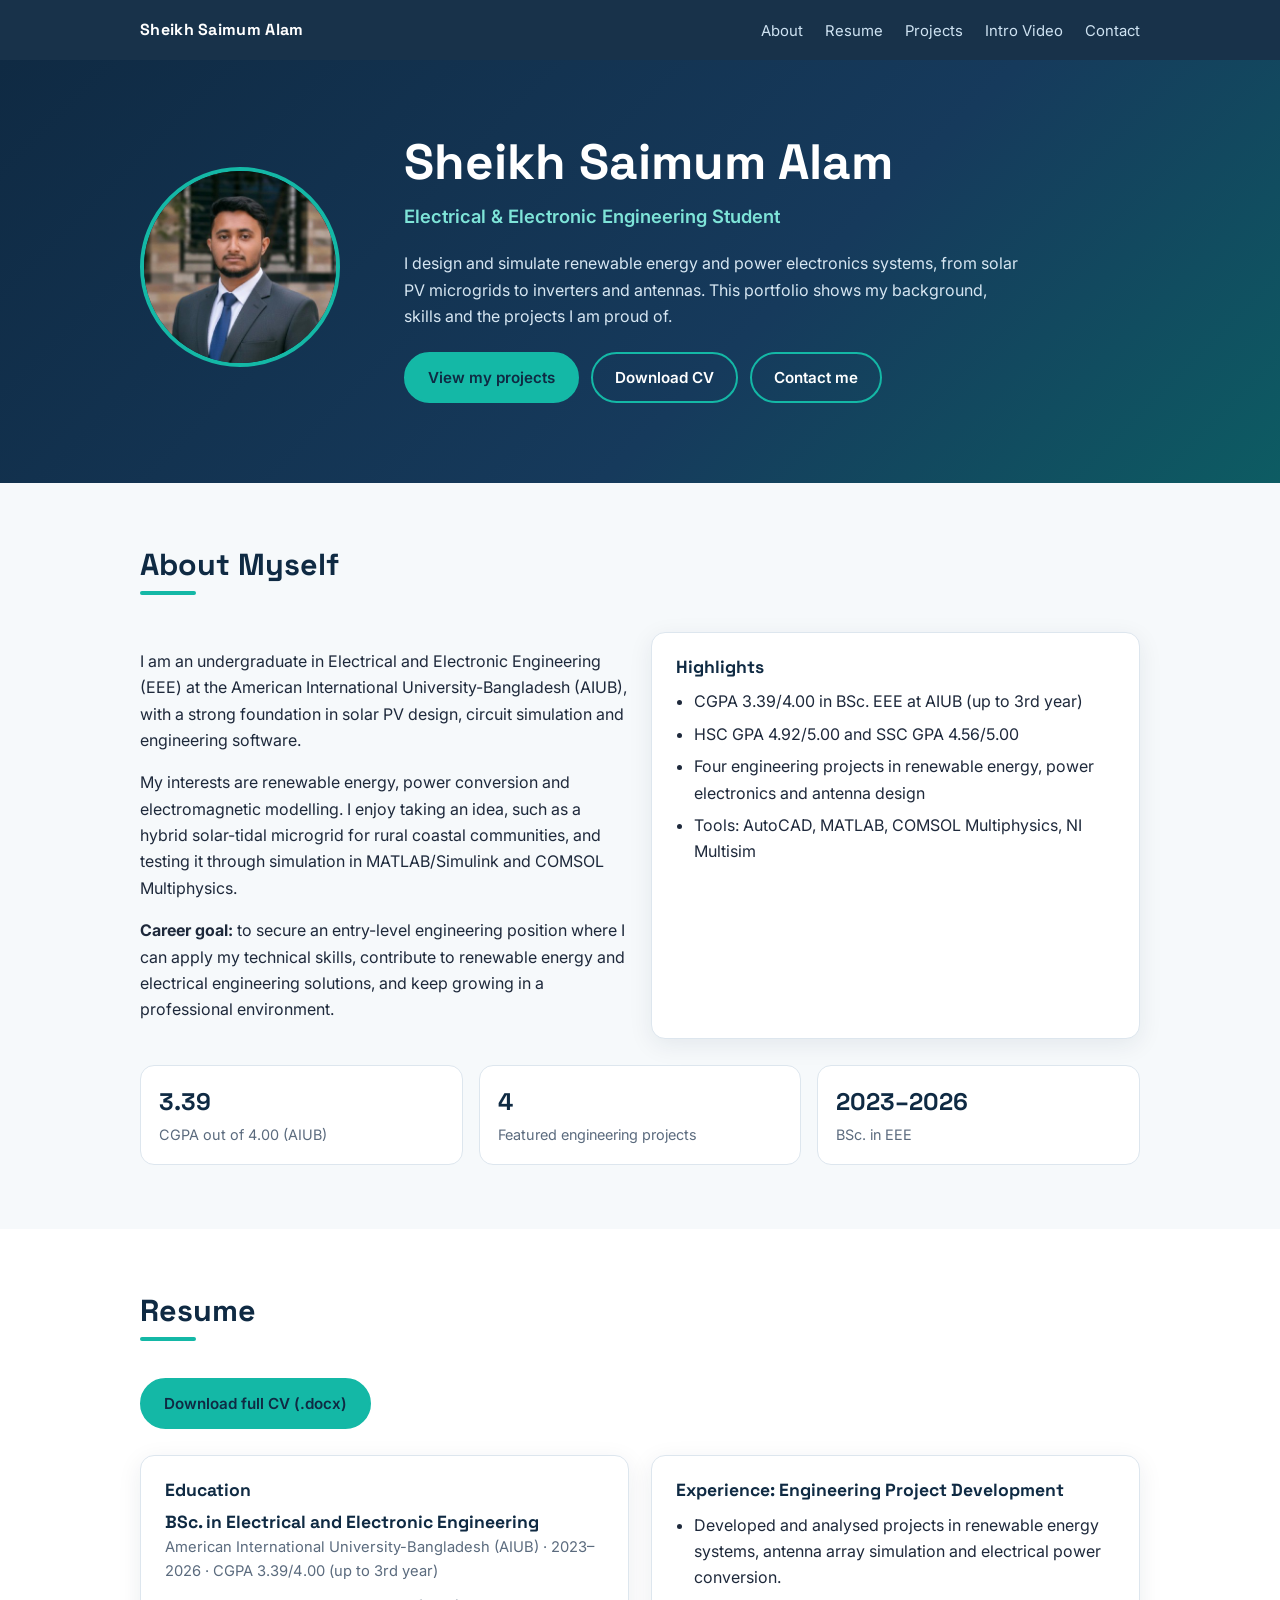
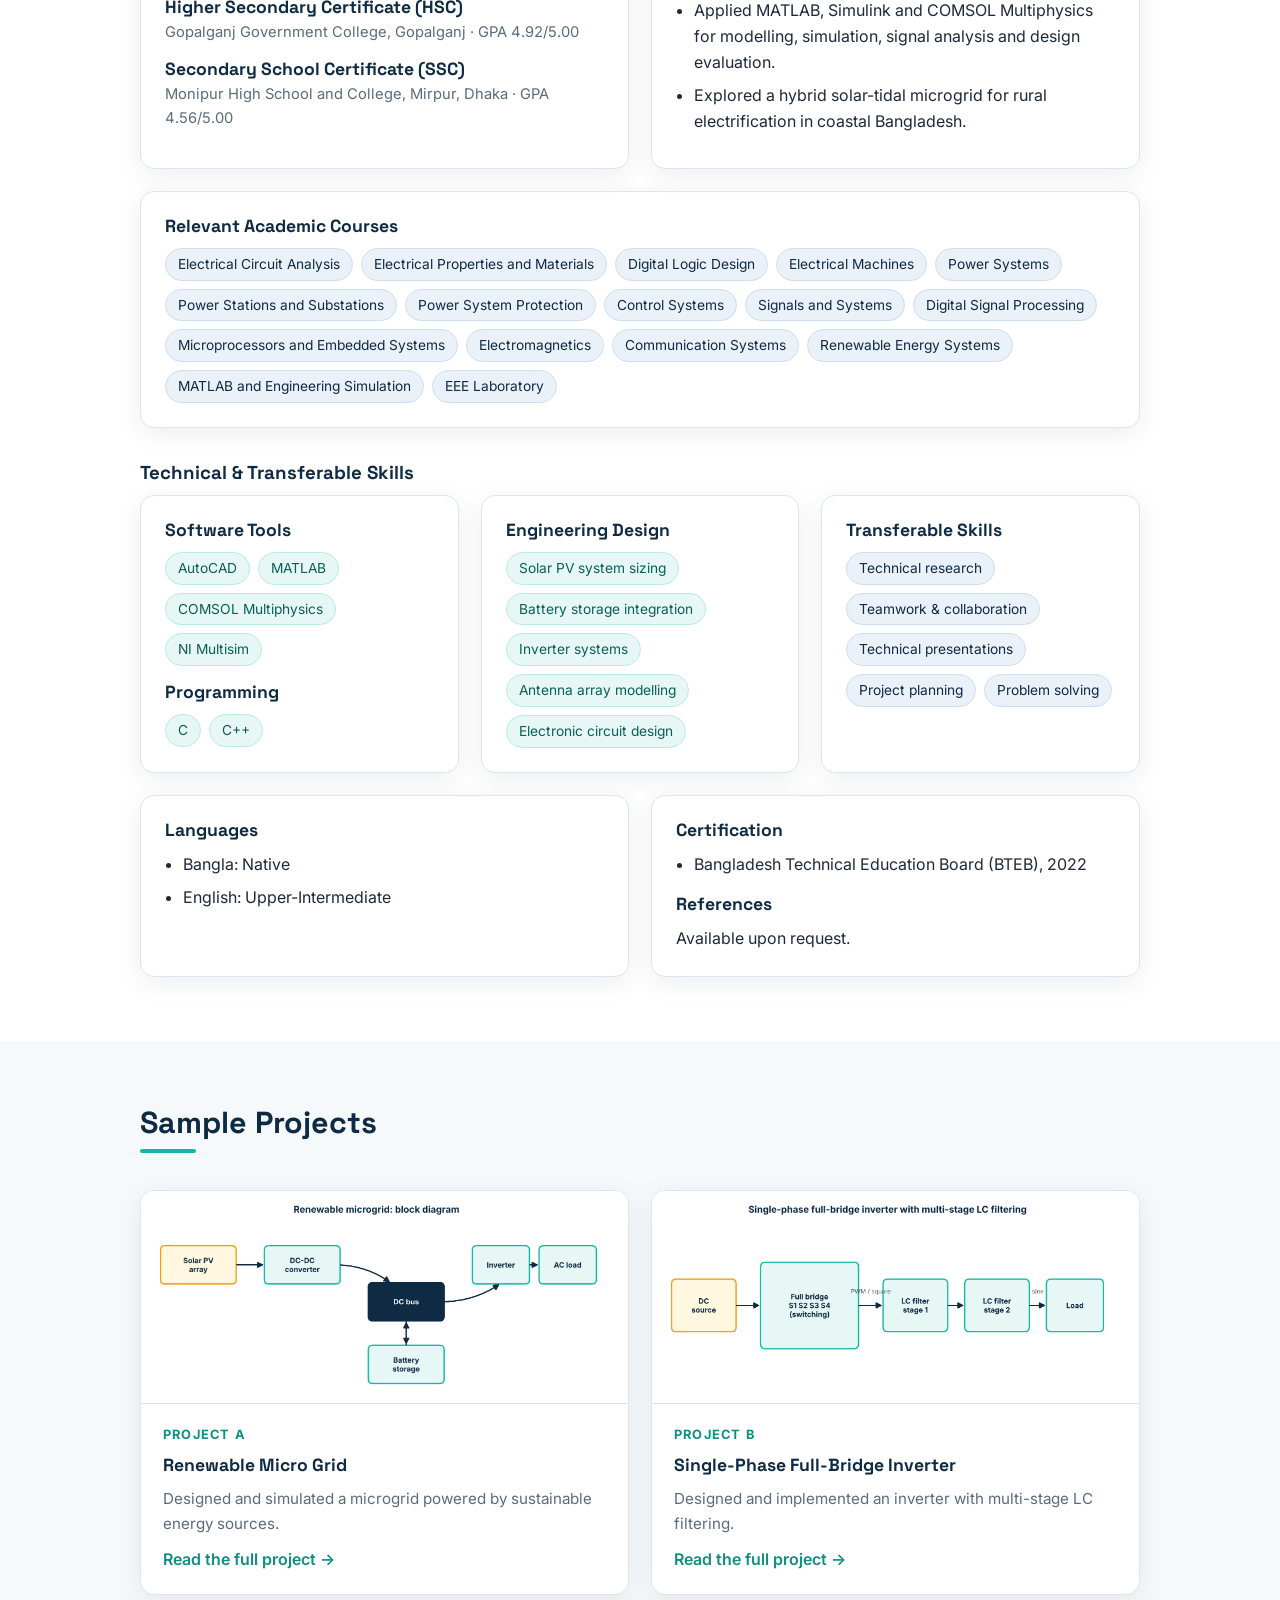
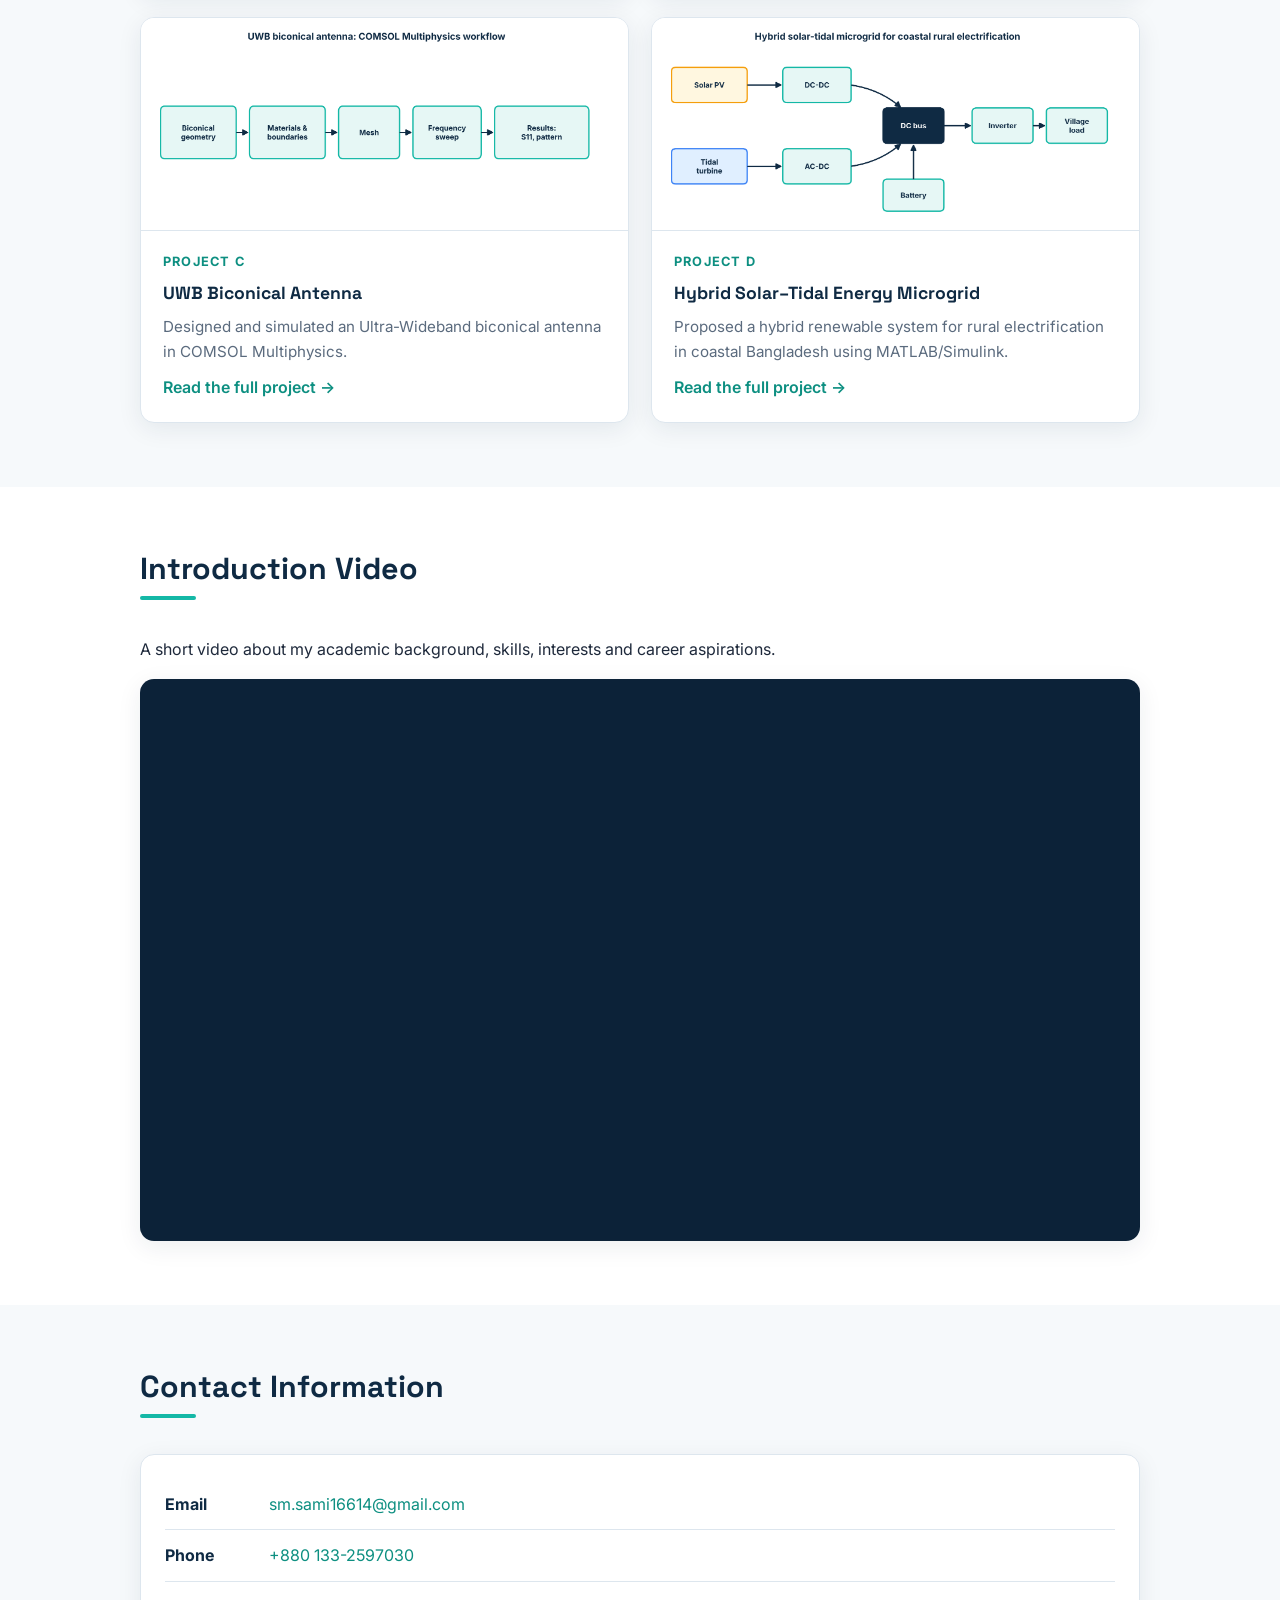
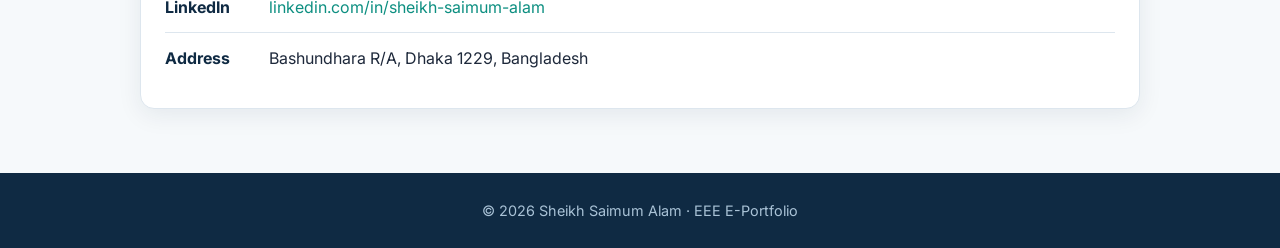
<file: index.html>
<!DOCTYPE html>
<html lang="en">
<head>
  <meta charset="utf-8">
  <meta name="viewport" content="width=device-width, initial-scale=1">
  <title>Sheikh Saimum Alam | EEE E-Portfolio</title>
  <meta name="description" content="E-portfolio of Sheikh Saimum Alam, Electrical and Electronic Engineering student at AIUB: renewable energy, power electronics and simulation.">
  <link rel="preconnect" href="https://fonts.googleapis.com">
  <link rel="preconnect" href="https://fonts.gstatic.com" crossorigin>
  <link href="https://fonts.googleapis.com/css2?family=Inter:wght@400;500;600&family=Space+Grotesk:wght@500;700&display=swap" rel="stylesheet">
  <link rel="stylesheet" href="assets/css/style.css">
</head>
<body>

<header class="nav">
  <div class="wrap">
    <a class="brand" href="#home">Sheikh Saimum Alam</a>
    <button class="menu-btn" aria-label="Menu">&#9776;</button>
    <ul>
      <li><a href="#about">About</a></li>
      <li><a href="#resume">Resume</a></li>
      <li><a href="#projects">Projects</a></li>
      <li><a href="#video">Intro Video</a></li>
      <li><a href="#contact">Contact</a></li>
    </ul>
  </div>
</header>

<!-- 1. HOMEPAGE -->
<section class="hero" id="home">
  <div class="wrap">
    <div class="avatar" aria-label="Profile picture">
      SA
      <!-- Add your photo as assets/img/profile.jpg. It will cover these initials automatically. -->
      <img src="assets/img/profile.jpg" alt="Sheikh Saimum Alam" onerror="this.remove()">
    </div>
    <div>
      <h1>Sheikh Saimum Alam</h1>
      <div class="role">Electrical &amp; Electronic Engineering Student</div>
      <p>I design and simulate renewable energy and power electronics systems, from solar PV microgrids to inverters and antennas. This portfolio shows my background, skills and the projects I am proud of.</p>
      <div class="btns">
        <a class="btn primary" href="#projects">View my projects</a>
        <a class="btn ghost" href="assets/Sami_CV.docx" download>Download CV</a>
        <a class="btn ghost" href="#contact">Contact me</a>
      </div>
    </div>
  </div>
</section>

<!-- ABOUT -->
<section id="about">
  <div class="wrap">
    <h2 class="sec-title">About Myself</h2>
    <div class="grid-2">
      <div>
        <p>I am an undergraduate in Electrical and Electronic Engineering (EEE) at the American International University-Bangladesh (AIUB), with a strong foundation in solar PV design, circuit simulation and engineering software.</p>
        <p>My interests are renewable energy, power conversion and electromagnetic modelling. I enjoy taking an idea, such as a hybrid solar-tidal microgrid for rural coastal communities, and testing it through simulation in MATLAB/Simulink and COMSOL Multiphysics.</p>
        <p><b>Career goal:</b> to secure an entry-level engineering position where I can apply my technical skills, contribute to renewable energy and electrical engineering solutions, and keep growing in a professional environment.</p>
      </div>
      <div class="card">
        <h3>Highlights</h3>
        <ul class="plain">
          <li>CGPA 3.39/4.00 in BSc. EEE at AIUB (up to 3rd year)</li>
          <li>HSC GPA 4.92/5.00 and SSC GPA 4.56/5.00</li>
          <li>Four engineering projects in renewable energy, power electronics and antenna design</li>
          <li>Tools: AutoCAD, MATLAB, COMSOL Multiphysics, NI Multisim</li>
        </ul>
      </div>
    </div>
    <div class="facts">
      <div class="fact"><b>3.39</b><span>CGPA out of 4.00 (AIUB)</span></div>
      <div class="fact"><b>4</b><span>Featured engineering projects</span></div>
      <div class="fact"><b>2023&ndash;2026</b><span>BSc. in EEE</span></div>
    </div>
  </div>
</section>

<!-- 2. RESUME -->
<section class="alt" id="resume">
  <div class="wrap">
    <h2 class="sec-title">Resume</h2>
    <p><a class="btn primary" href="assets/Sami_CV.docx" download>Download full CV (.docx)</a></p>

    <div class="grid-2" style="margin-top:26px">
      <div class="card">
        <h3>Education</h3>
        <div class="edu-item">
          <h3>BSc. in Electrical and Electronic Engineering</h3>
          <div class="sub">American International University-Bangladesh (AIUB) &middot; 2023&ndash;2026 &middot; CGPA 3.39/4.00 (up to 3rd year)</div>
        </div>
        <div class="edu-item">
          <h3>Higher Secondary Certificate (HSC)</h3>
          <div class="sub">Gopalganj Government College, Gopalganj &middot; GPA 4.92/5.00</div>
        </div>
        <div class="edu-item">
          <h3>Secondary School Certificate (SSC)</h3>
          <div class="sub">Monipur High School and College, Mirpur, Dhaka &middot; GPA 4.56/5.00</div>
        </div>
      </div>

      <div class="card">
        <h3>Experience: Engineering Project Development</h3>
        <ul class="plain">
          <li>Developed and analysed projects in renewable energy systems, antenna array simulation and electrical power conversion.</li>
          <li>Applied MATLAB, Simulink and COMSOL Multiphysics for modelling, simulation, signal analysis and design evaluation.</li>
          <li>Explored a hybrid solar-tidal microgrid for rural electrification in coastal Bangladesh.</li>
        </ul>
      </div>
    </div>

    <div class="card" style="margin-top:22px">
      <h3>Relevant Academic Courses</h3>
      <ul class="chips">
        <li class="chip navy">Electrical Circuit Analysis</li>
        <li class="chip navy">Electrical Properties and Materials</li>
        <li class="chip navy">Digital Logic Design</li>
        <li class="chip navy">Electrical Machines</li>
        <li class="chip navy">Power Systems</li>
        <li class="chip navy">Power Stations and Substations</li>
        <li class="chip navy">Power System Protection</li>
        <li class="chip navy">Control Systems</li>
        <li class="chip navy">Signals and Systems</li>
        <li class="chip navy">Digital Signal Processing</li>
        <li class="chip navy">Microprocessors and Embedded Systems</li>
        <li class="chip navy">Electromagnetics</li>
        <li class="chip navy">Communication Systems</li>
        <li class="chip navy">Renewable Energy Systems</li>
        <li class="chip navy">MATLAB and Engineering Simulation</li>
        <li class="chip navy">EEE Laboratory</li>
      </ul>
    </div>

    <h3 style="margin-top:34px">Technical &amp; Transferable Skills</h3>
    <div class="grid-3">
      <div class="card">
        <h3>Software Tools</h3>
        <ul class="chips"><li class="chip">AutoCAD</li><li class="chip">MATLAB</li><li class="chip">COMSOL Multiphysics</li><li class="chip">NI Multisim</li></ul>
        <h3 style="margin-top:16px">Programming</h3>
        <ul class="chips"><li class="chip">C</li><li class="chip">C++</li></ul>
      </div>
      <div class="card">
        <h3>Engineering Design</h3>
        <ul class="chips"><li class="chip">Solar PV system sizing</li><li class="chip">Battery storage integration</li><li class="chip">Inverter systems</li><li class="chip">Antenna array modelling</li><li class="chip">Electronic circuit design</li></ul>
      </div>
      <div class="card">
        <h3>Transferable Skills</h3>
        <ul class="chips"><li class="chip navy">Technical research</li><li class="chip navy">Teamwork &amp; collaboration</li><li class="chip navy">Technical presentations</li><li class="chip navy">Project planning</li><li class="chip navy">Problem solving</li></ul>
      </div>
    </div>

    <div class="grid-2" style="margin-top:22px">
      <div class="card">
        <h3>Languages</h3>
        <ul class="plain"><li>Bangla: Native</li><li>English: Upper-Intermediate</li></ul>
      </div>
      <div class="card">
        <h3>Certification</h3>
        <ul class="plain"><li>Bangladesh Technical Education Board (BTEB), 2022</li></ul>
        <h3 style="margin-top:16px">References</h3>
        <p style="margin:0">Available upon request.</p>
      </div>
    </div>
  </div>
</section>

<!-- 3. PROJECTS -->
<section id="projects">
  <div class="wrap">
    <h2 class="sec-title">Sample Projects</h2>
    <div class="grid-2">
      <article class="card pcard">
        <img src="assets/img/microgrid.png" alt="Renewable microgrid block diagram">
        <div class="body">
          <span class="pnum">Project A</span>
          <h3>Renewable Micro Grid</h3>
          <p>Designed and simulated a microgrid powered by sustainable energy sources.</p>
          <a class="more" href="projects/microgrid.html">Read the full project &rarr;</a>
        </div>
      </article>
      <article class="card pcard">
        <img src="assets/img/inverter.png" alt="Full-bridge inverter block diagram">
        <div class="body">
          <span class="pnum">Project B</span>
          <h3>Single-Phase Full-Bridge Inverter</h3>
          <p>Designed and implemented an inverter with multi-stage LC filtering.</p>
          <a class="more" href="projects/inverter.html">Read the full project &rarr;</a>
        </div>
      </article>
      <article class="card pcard">
        <img src="assets/img/antenna.png" alt="Antenna simulation workflow">
        <div class="body">
          <span class="pnum">Project C</span>
          <h3>UWB Biconical Antenna</h3>
          <p>Designed and simulated an Ultra-Wideband biconical antenna in COMSOL Multiphysics.</p>
          <a class="more" href="projects/antenna.html">Read the full project &rarr;</a>
        </div>
      </article>
      <article class="card pcard">
        <img src="assets/img/solar_tidal.png" alt="Hybrid solar-tidal microgrid block diagram">
        <div class="body">
          <span class="pnum">Project D</span>
          <h3>Hybrid Solar&ndash;Tidal Energy Microgrid</h3>
          <p>Proposed a hybrid renewable system for rural electrification in coastal Bangladesh using MATLAB/Simulink.</p>
          <a class="more" href="projects/solar-tidal.html">Read the full project &rarr;</a>
        </div>
      </article>
    </div>
  </div>
</section>

<!-- 5. INTRO VIDEO -->
<section class="alt" id="video">
  <div class="wrap">
    <h2 class="sec-title">Introduction Video</h2>
    <p>A short video about my academic background, skills, interests and career aspirations.</p>
    <div class="video-box">
      <!-- Option 1: upload your video as assets/video/intro.mp4 (keep it under 100 MB for GitHub). -->
      <iframe src="https://drive.google.com/file/d/1MTRl_6Hl3Qtk7uV56lWF_0Ym_e-bCWjq/preview" title="Introduction video" allow="autoplay" allowfullscreen></iframe>
      <!-- Option 2: delete the <video> block above and use a YouTube embed instead:
      <iframe src="https://www.youtube.com/embed/YOUR_VIDEO_ID" title="Introduction video" allowfullscreen></iframe>
      -->
    </div>
  </div>
</section>

<!-- 4. CONTACT -->
<section id="contact">
  <div class="wrap">
    <h2 class="sec-title">Contact Information</h2>
    <div class="card">
      <ul class="contact-list">
        <li><span class="k">Email</span><a href="mailto:sm.sami16614@gmail.com">sm.sami16614@gmail.com</a></li>
        <li><span class="k">Phone</span><a href="tel:+8801332597030">+880 133-2597030</a></li>
        <li><span class="k">LinkedIn</span><a href="https://linkedin.com/in/sheikh-saimum-alam" target="_blank" rel="noopener">linkedin.com/in/sheikh-saimum-alam</a></li>
        <li><span class="k">Address</span><span>Bashundhara R/A, Dhaka 1229, Bangladesh</span></li>
      </ul>
    </div>
  </div>
</section>

<footer>&copy; <span id="year">2026</span> Sheikh Saimum Alam &middot; EEE E-Portfolio</footer>
<script src="assets/js/main.js"></script>
</body>
</html>
</file>
<file: assets/css/style.css>
:root {
  --navy: #0f2a43;
  --navy-2: #163a5c;
  --teal: #14b8a6;
  --teal-dark: #0d8f81;
  --amber: #f59e0b;
  --bg: #f6f9fb;
  --card: #ffffff;
  --text: #1e293b;
  --muted: #5b6b7e;
  --line: #dde6ee;
  --radius: 14px;
  --shadow: 0 6px 24px rgba(15, 42, 67, 0.08);
}

* { box-sizing: border-box; }
html { scroll-behavior: smooth; }
body {
  margin: 0;
  font-family: "Inter", system-ui, -apple-system, "Segoe UI", sans-serif;
  color: var(--text);
  background: var(--bg);
  line-height: 1.65;
}
h1, h2, h3 { font-family: "Space Grotesk", "Inter", sans-serif; color: var(--navy); line-height: 1.2; margin: 0 0 .6em; }
a { color: var(--teal-dark); text-decoration: none; }
a:hover { text-decoration: underline; }
img { max-width: 100%; display: block; }
.wrap { max-width: 1040px; margin: 0 auto; padding: 0 20px; }

/* nav */
.nav { position: sticky; top: 0; z-index: 20; background: rgba(15, 42, 67, .96); backdrop-filter: blur(6px); }
.nav .wrap { display: flex; align-items: center; justify-content: space-between; height: 60px; }
.nav .brand { color: #fff; font-family: "Space Grotesk", sans-serif; font-weight: 700; letter-spacing: .3px; }
.nav ul { list-style: none; display: flex; gap: 22px; margin: 0; padding: 0; }
.nav ul a { color: #cfe3f2; font-size: .93rem; }
.nav ul a:hover { color: #fff; text-decoration: none; }
.menu-btn { display: none; background: none; border: 0; color: #fff; font-size: 1.5rem; cursor: pointer; }

/* hero */
.hero { background: linear-gradient(135deg, var(--navy) 0%, var(--navy-2) 60%, #0d5c63 100%); color: #fff; padding: 72px 0 80px; }
.hero .wrap { display: grid; grid-template-columns: 220px 1fr; gap: 44px; align-items: center; }
.avatar { position: relative; width: 200px; height: 200px; border-radius: 50%; border: 4px solid var(--teal); background: #0c2238; overflow: hidden; display: grid; place-items: center; font-family: "Space Grotesk", sans-serif; font-size: 3.4rem; font-weight: 700; color: var(--teal); }
.avatar img { position: absolute; inset: 0; width: 100%; height: 100%; object-fit: cover; }
.hero h1 { color: #fff; font-size: clamp(2rem, 4.5vw, 3.1rem); margin-bottom: .2em; }
.hero .role { color: #7ee4d8; font-weight: 600; font-size: 1.15rem; margin-bottom: 1em; }
.hero p { color: #d6e6f2; max-width: 620px; margin: 0 0 1.4em; }
.btns { display: flex; flex-wrap: wrap; gap: 12px; }
.btn { display: inline-block; padding: 11px 22px; border-radius: 999px; font-weight: 600; font-size: .95rem; border: 2px solid var(--teal); }
.btn.primary { background: var(--teal); color: var(--navy); }
.btn.ghost { color: #fff; }
.btn:hover { text-decoration: none; transform: translateY(-1px); }

/* sections */
section { padding: 64px 0; }
section.alt { background: #fff; }
.sec-title { font-size: 1.9rem; margin-bottom: 1.2em; position: relative; padding-bottom: 12px; }
.sec-title::after { content: ""; position: absolute; left: 0; bottom: 0; width: 56px; height: 4px; border-radius: 2px; background: var(--teal); }

.card { background: var(--card); border: 1px solid var(--line); border-radius: var(--radius); padding: 24px; box-shadow: var(--shadow); }
.grid-2 { display: grid; grid-template-columns: 1fr 1fr; gap: 22px; }
.grid-3 { display: grid; grid-template-columns: repeat(3, 1fr); gap: 22px; }

.facts { display: grid; grid-template-columns: repeat(3, 1fr); gap: 16px; margin-top: 26px; }
.fact { background: #fff; border: 1px solid var(--line); border-radius: var(--radius); padding: 16px 18px; }
.fact b { display: block; font-family: "Space Grotesk", sans-serif; font-size: 1.5rem; color: var(--navy); }
.fact span { color: var(--muted); font-size: .9rem; }

.chips { display: flex; flex-wrap: wrap; gap: 8px; margin: 0; padding: 0; list-style: none; }
.chip { background: #e6f7f5; color: #0b5f56; border: 1px solid #b9ebe5; border-radius: 999px; padding: 4px 12px; font-size: .86rem; }
.chip.navy { background: #eaf1f8; color: var(--navy); border-color: #cfdeed; }

.edu-item { margin-bottom: 14px; }
.edu-item h3 { font-size: 1.05rem; margin-bottom: 2px; }
.edu-item .sub { color: var(--muted); font-size: .92rem; }
.card h3 { font-size: 1.1rem; }
.card ul.plain { margin: 0; padding-left: 18px; }
.card ul.plain li { margin-bottom: 6px; }

/* skills bars */
.skill { margin-bottom: 14px; }
.skill .row { display: flex; justify-content: space-between; font-size: .92rem; font-weight: 600; color: var(--navy); margin-bottom: 4px; }
.bar { height: 8px; background: #e3edf4; border-radius: 6px; overflow: hidden; }
.bar i { display: block; height: 100%; background: linear-gradient(90deg, var(--teal), #3b82f6); border-radius: 6px; }

/* project cards */
.pcard { display: flex; flex-direction: column; overflow: hidden; padding: 0; transition: transform .15s; }
.pcard:hover { transform: translateY(-4px); }
.pcard img { width: 100%; aspect-ratio: 16 / 7; object-fit: cover; object-position: left center; background: #fff; border-bottom: 1px solid var(--line); padding: 8px; object-fit: contain; }
.pcard .body { padding: 20px 22px 22px; display: flex; flex-direction: column; gap: 10px; flex: 1; }
.pcard h3 { margin: 0; }
.pcard p { margin: 0; color: var(--muted); font-size: .95rem; }
.pcard .more { margin-top: auto; font-weight: 600; }
.pnum { color: var(--teal-dark); font-weight: 700; font-size: .8rem; letter-spacing: 1.2px; text-transform: uppercase; }

/* video */
.video-box { background: #0c2238; border-radius: var(--radius); overflow: hidden; box-shadow: var(--shadow); aspect-ratio: 16 / 9; }
.video-box video, .video-box iframe { width: 100%; height: 100%; display: block; border: 0; }

/* contact */
.contact-list { list-style: none; margin: 0; padding: 0; }
.contact-list li { display: flex; gap: 14px; padding: 12px 0; border-bottom: 1px solid var(--line); }
.contact-list li:last-child { border-bottom: 0; }
.contact-list .k { width: 90px; font-weight: 700; color: var(--navy); }

footer { background: var(--navy); color: #a9c2d6; text-align: center; padding: 26px 0; font-size: .9rem; }

/* project pages */
.phead { background: linear-gradient(135deg, var(--navy) 0%, var(--navy-2) 70%, #0d5c63 100%); color: #fff; padding: 54px 0 48px; }
.phead h1 { color: #fff; font-size: clamp(1.8rem, 4vw, 2.6rem); margin: 6px 0 10px; }
.phead p { color: #d6e6f2; max-width: 720px; margin: 0; }
.crumb a { color: #7ee4d8; font-size: .92rem; }
.meta { display: grid; grid-template-columns: repeat(4, 1fr); gap: 14px; margin-top: -26px; position: relative; }
.meta .m { background: #fff; border: 1px solid var(--line); border-radius: 12px; padding: 14px 16px; box-shadow: var(--shadow); }
.meta .m small { display: block; color: var(--muted); text-transform: uppercase; letter-spacing: 1px; font-size: .7rem; }
.meta .m b { color: var(--navy); font-size: .95rem; }
.prose h2 { font-size: 1.5rem; margin-top: 1.8em; }
.prose p { max-width: 760px; }
.steps { counter-reset: s; list-style: none; padding: 0; margin: 0; }
.steps li { counter-increment: s; position: relative; padding: 4px 0 18px 54px; }
.steps li::before { content: counter(s); position: absolute; left: 0; top: 0; width: 36px; height: 36px; border-radius: 50%; background: var(--teal); color: var(--navy); font-weight: 700; display: grid; place-items: center; }
.steps li b { color: var(--navy); }
figure { margin: 22px 0; background: #fff; border: 1px solid var(--line); border-radius: var(--radius); padding: 14px; box-shadow: var(--shadow); }
figure figcaption { color: var(--muted); font-size: .88rem; text-align: center; padding-top: 10px; }
.slots { display: grid; grid-template-columns: 1fr 1fr; gap: 18px; margin: 22px 0; }
.slot { border: 2px dashed #b7c7d6; border-radius: var(--radius); padding: 30px 18px; text-align: center; color: var(--muted); background: #fbfdfe; font-size: .92rem; }
.slot b { display: block; color: var(--navy); margin-bottom: 4px; }
.slot code { background: #eef3f8; padding: 1px 6px; border-radius: 4px; font-size: .82rem; }
.pnav { display: flex; justify-content: space-between; gap: 14px; margin-top: 40px; padding-top: 20px; border-top: 1px solid var(--line); }

@media (max-width: 820px) {
  .hero .wrap { grid-template-columns: 1fr; text-align: center; justify-items: center; }
  .btns { justify-content: center; }
  .grid-2, .grid-3, .facts, .slots { grid-template-columns: 1fr; }
  .meta { grid-template-columns: 1fr 1fr; }
  .menu-btn { display: block; }
  .nav ul { display: none; position: absolute; top: 60px; left: 0; right: 0; background: var(--navy); flex-direction: column; padding: 14px 20px; gap: 12px; }
  .nav ul.open { display: flex; }
}
</file>
